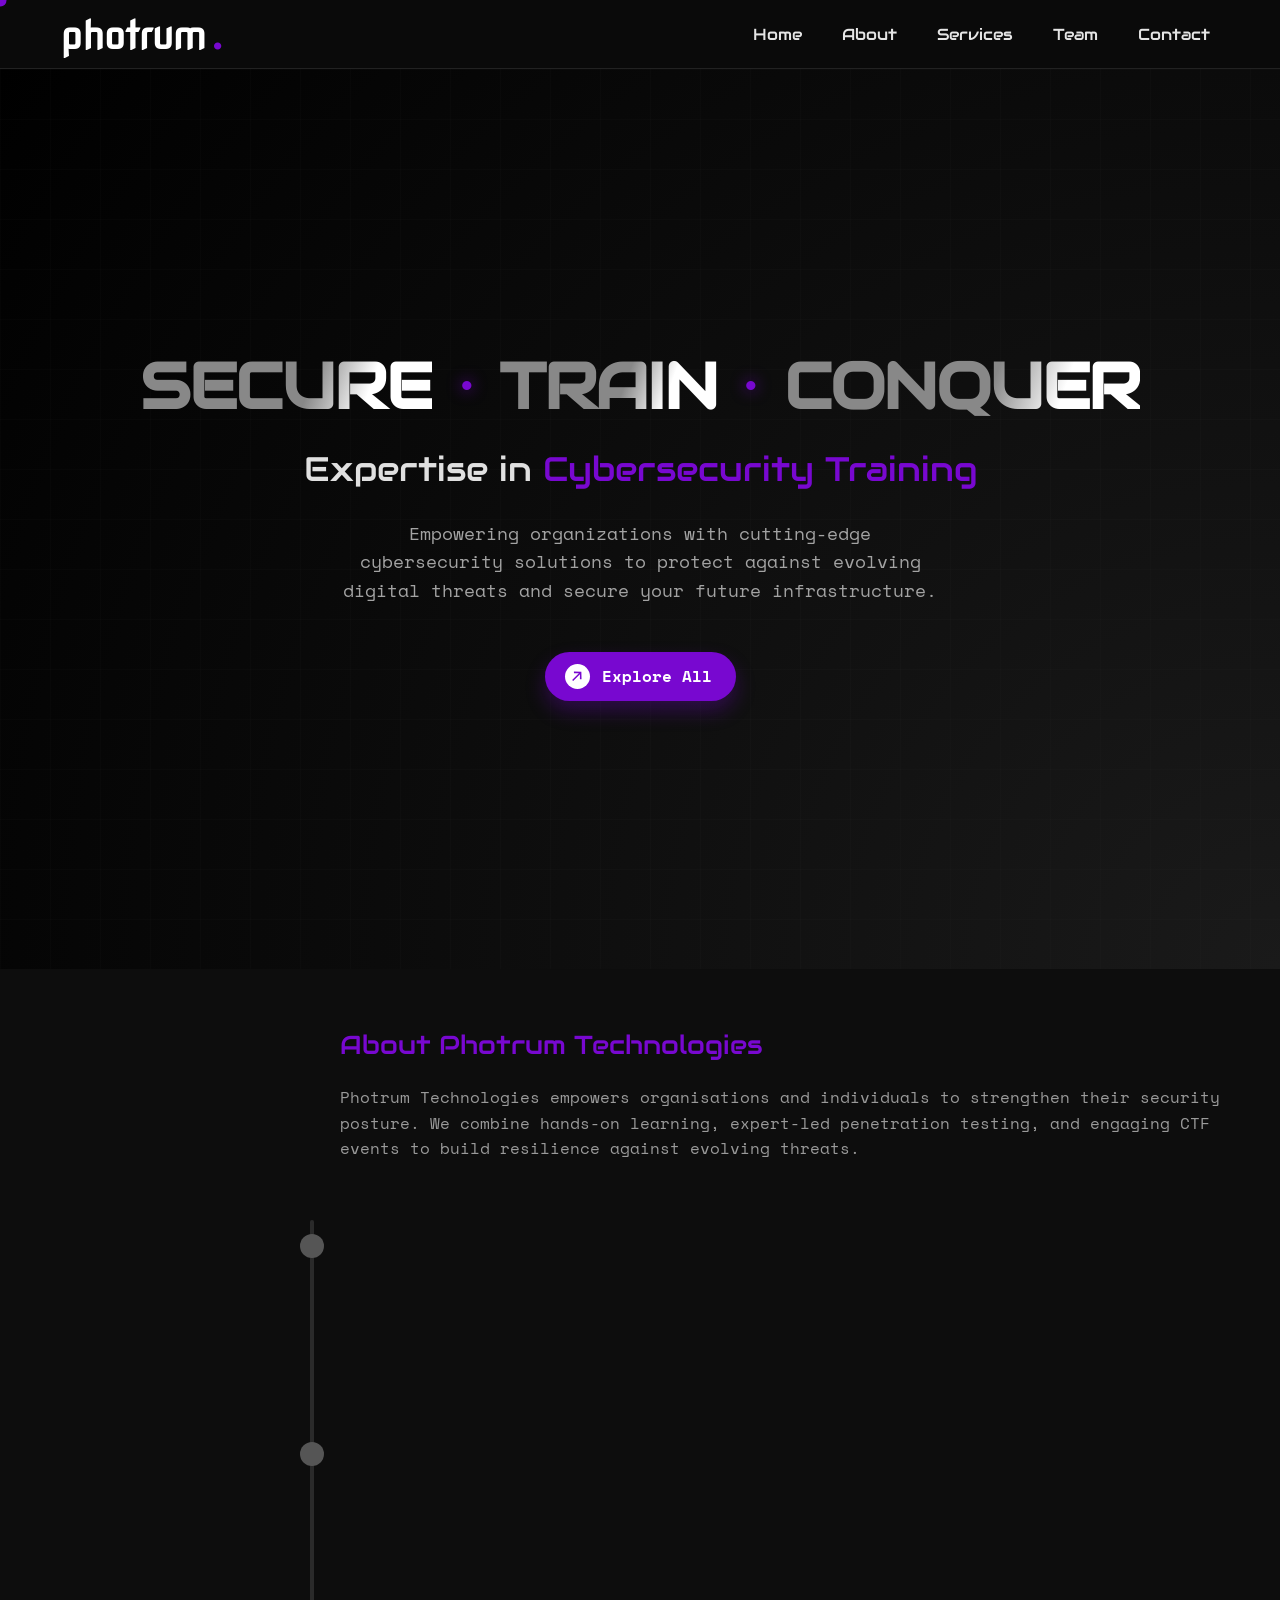
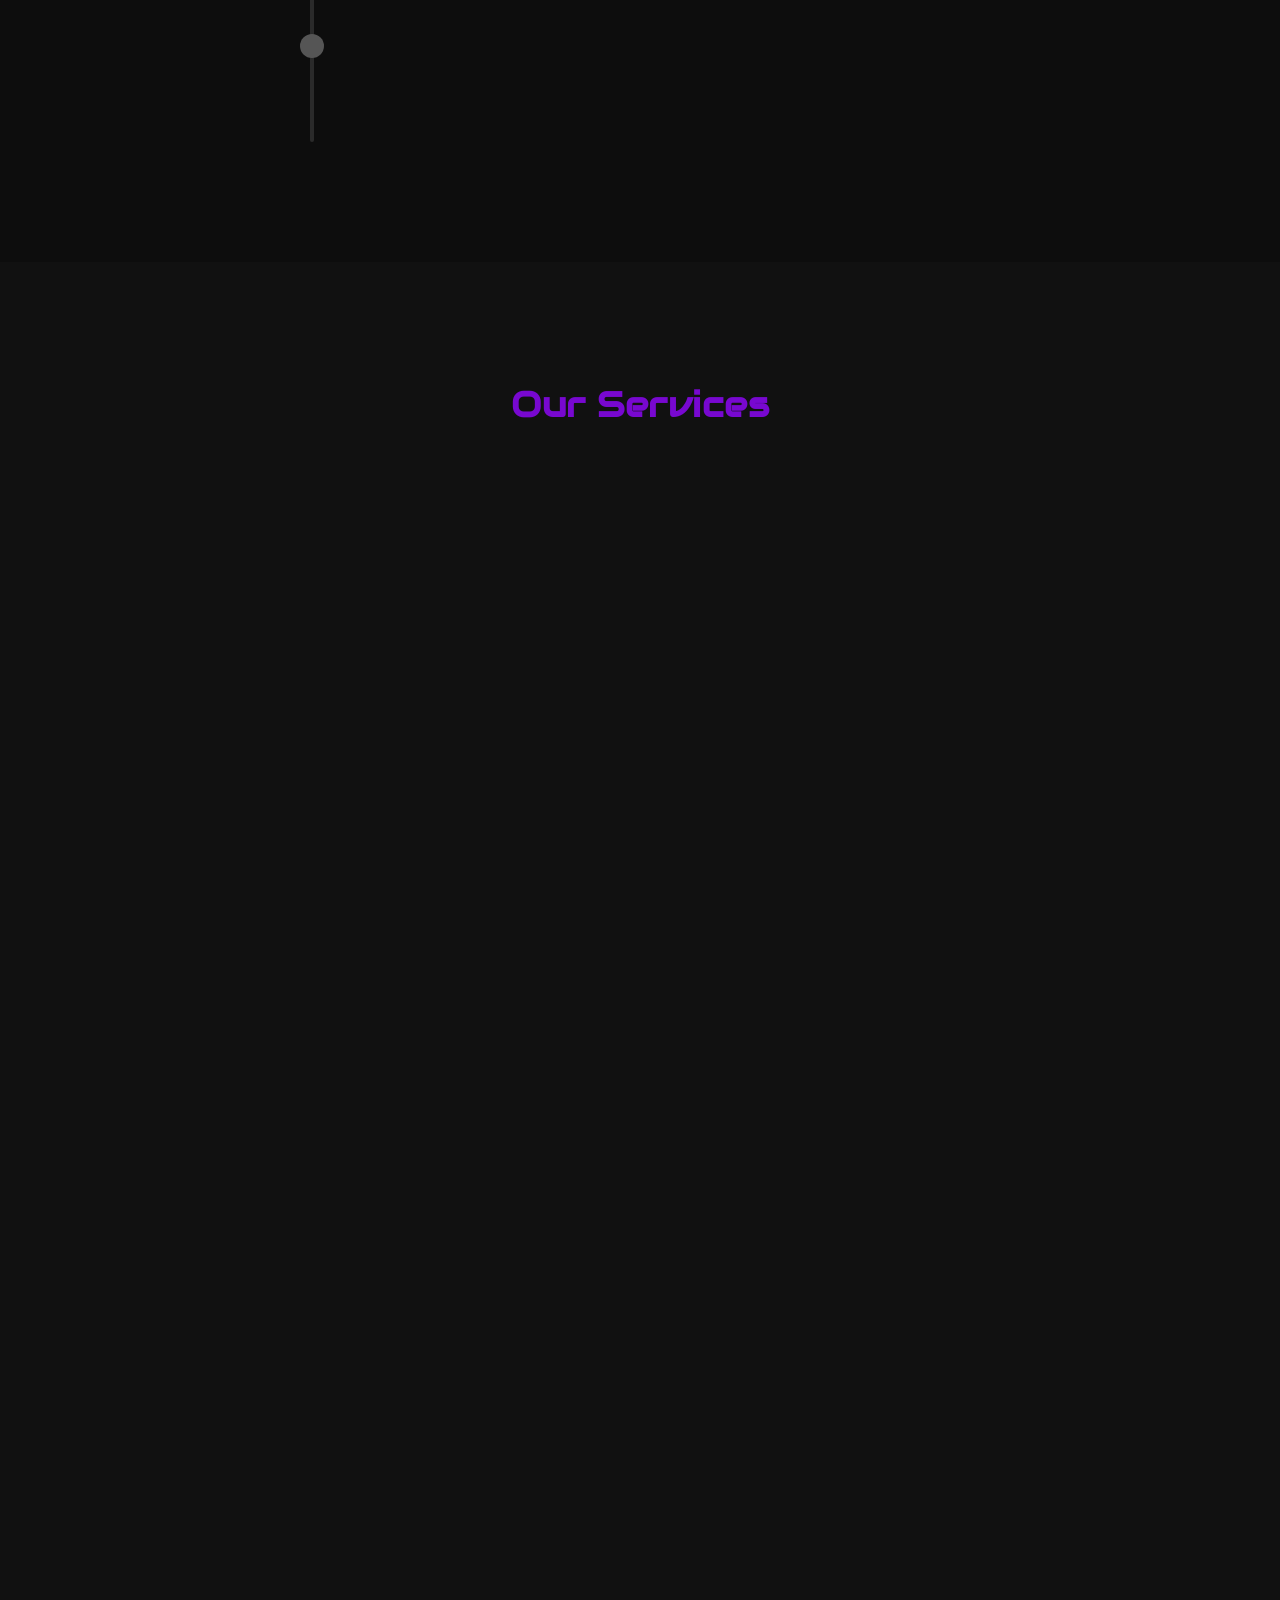
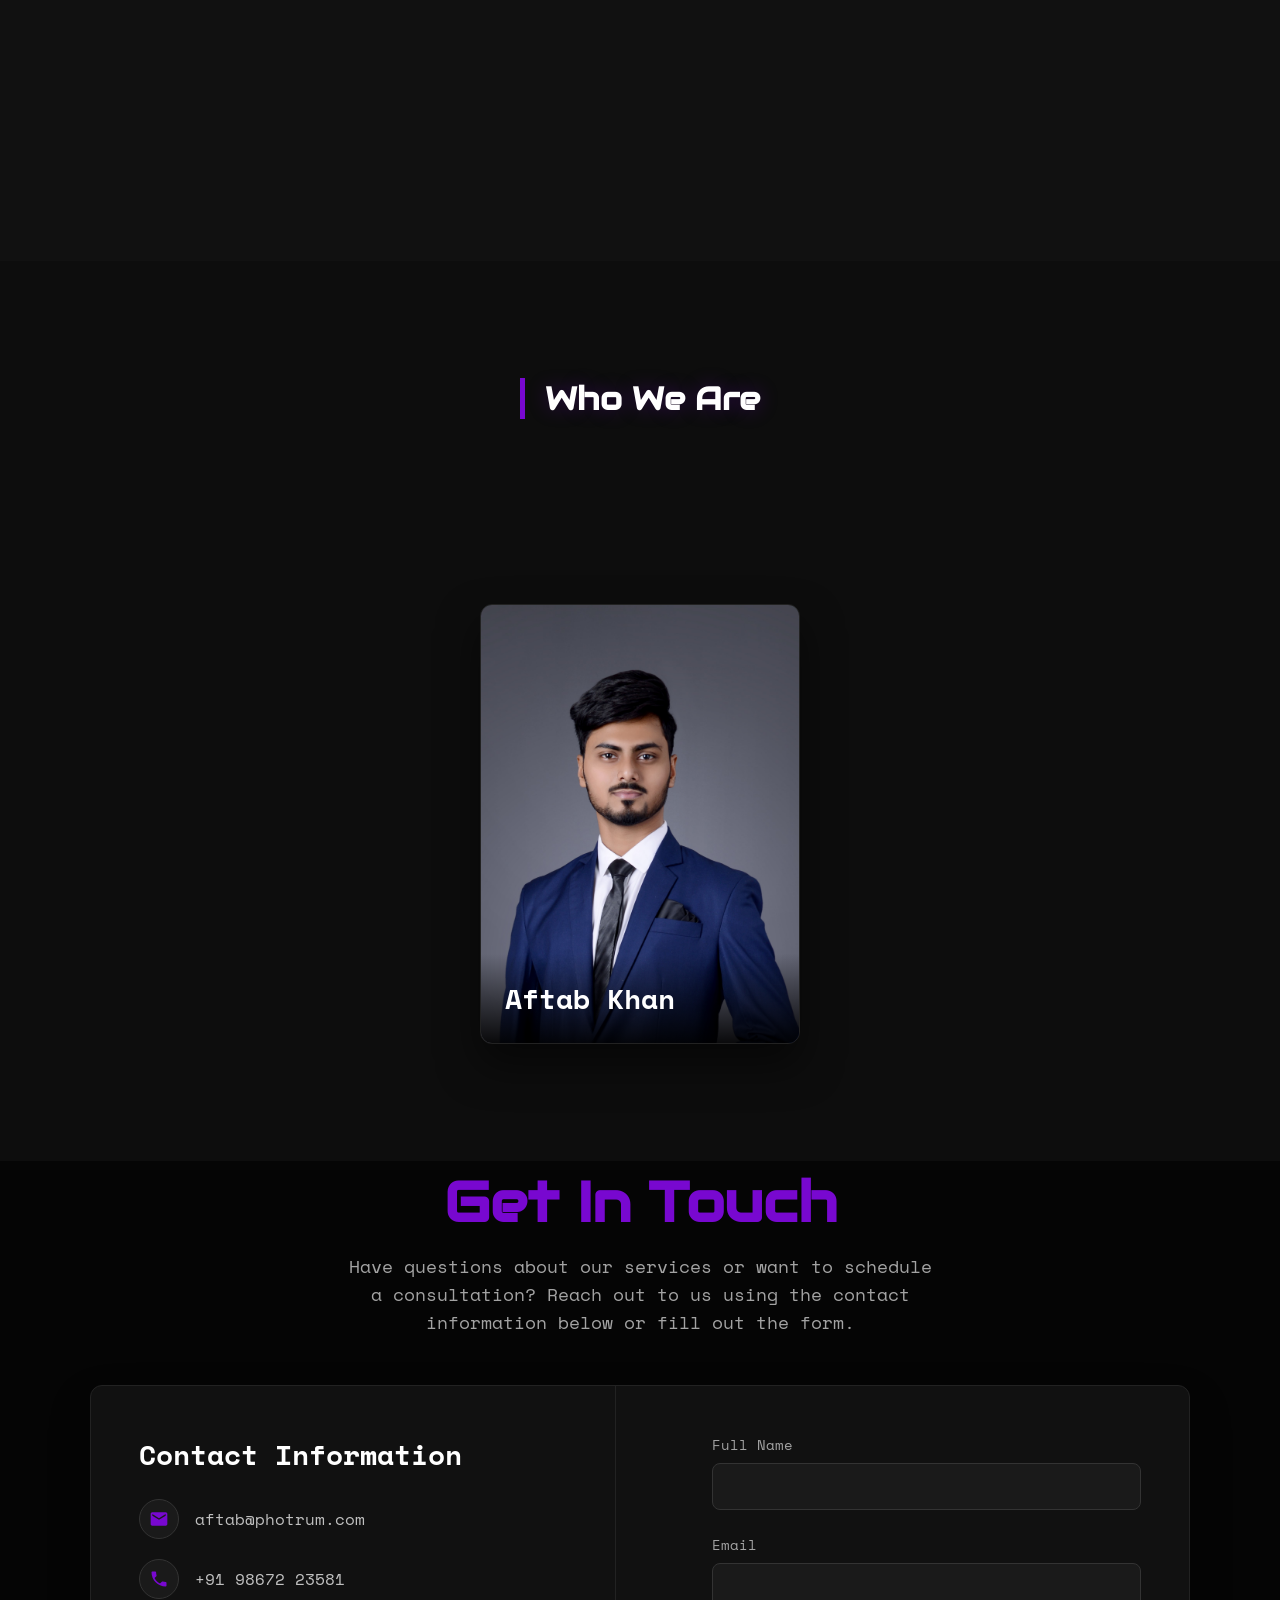
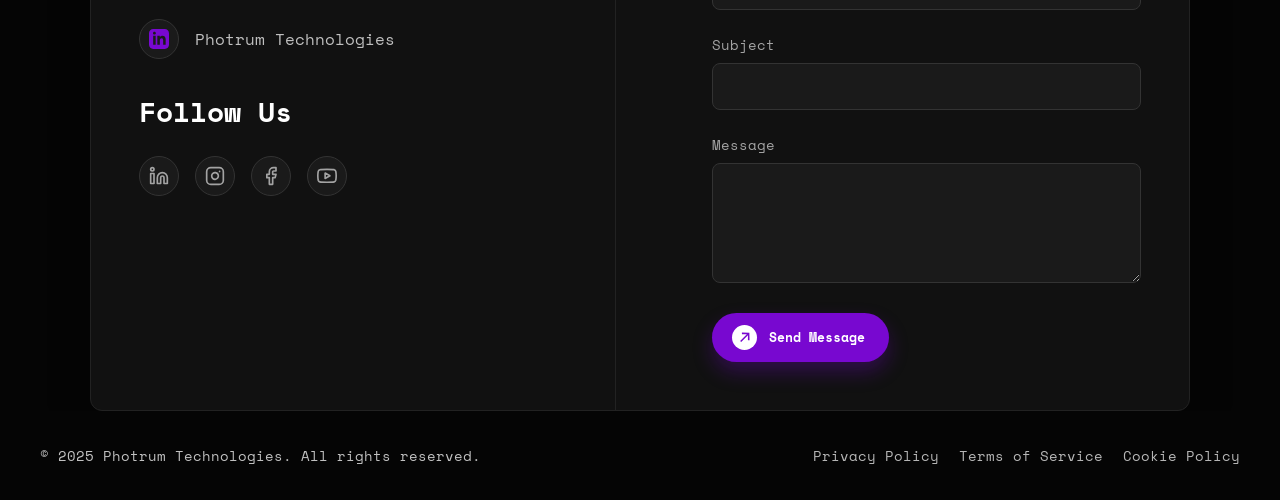
<file: index.html>
<!doctype html>
<html lang="en">
<head>
  <meta charset="utf-8">
  <meta name="viewport" content="width=device-width, initial-scale=1">
  <title>Photrum Technologies | Cybersecurity Training, VAPT & CTF</title>
  <meta name="description" content="Photrum Technologies provides cybersecurity training, VAPT services and Capture the Flag challenges for organisations, colleges and teams.">
  <meta property="og:title" content="Photrum Technologies">
  <meta property="og:description" content="Secure. Train. Conquer. Cybersecurity training, VAPT and CTF events.">
  <meta property="og:type" content="website">
  <meta property="og:image" content="assets/images/logo.png">
  <link rel="icon" href="assets/images/logo.png" type="image/png">
  <link rel="stylesheet" href="assets/css/style.css">
  <link rel="stylesheet" href="assets/css/hero.css">
  <link rel="stylesheet" href="assets/css/about.css">
  <link rel="stylesheet" href="assets/css/service.css">
  <link rel="stylesheet" href="assets/css/ourteam.css">
  <link rel="stylesheet" href="assets/css/footer.css">
  <link rel="stylesheet" href="assets/css/static-fixes.css">
  
</head>
<body>

<header id="navbar" class="site-header">
  <div class="nav-inner">
    <a class="brand" href="index.html">
      <span class="brand-name">photrum<span class="dot">.</span></span>
    </a>

    <button class="nav-toggle" aria-controls="primary-nav" aria-expanded="false" aria-label="Toggle navigation">
      <span class="hamburger"></span>
    </button>

    <nav id="primary-nav" class="primary-nav" aria-label="Primary navigation">
      <div class="mobile-nav-header">
        <span class="brand-name">photrum<span class="dot">.</span></span>
        <button class="close-nav" aria-label="Close menu">✕</button>
      </div>

      <ul>
        <li><a href="index.html">Home</a></li>
        <li><a href="#about">About</a></li>
        <li><a href="#services">Services</a></li>
        <li><a href="#ourteam">Team</a></li>
        <li><a href="#contactus">Contact</a></li>
      </ul>
    </nav>
  </div>

  <script>
    (function () {
      const toggle = document.querySelector('.nav-toggle');
      const nav = document.getElementById('primary-nav');
      const closeBtn = document.querySelector('.close-nav');

      toggle.addEventListener('click', () => {
        nav.classList.add('open');
        document.body.style.overflow = 'hidden';
      });

      closeBtn.addEventListener('click', () => {
        nav.classList.remove('open');
        document.body.style.overflow = '';
      });

      // Close on ESC
      document.addEventListener('keydown', (e) => {
        if (e.key === 'Escape') {
          nav.classList.remove('open');
          document.body.style.overflow = '';
        }
      });
    })();
  </script>

</header>
<main>
  <section id="hero">
    <div class="hero-container">

      <!-- 1. Main Title -->
      <h1>
        <div class="cine-word"><span>Secure</span></div>
        <div class="separator">•</div>
        <div class="cine-word"><span>Train</span></div>
        <div class="separator">•</div>
        <div class="cine-word"><span>Conquer</span></div>
      </h1>

      <!-- 2. Cycling Subtitle -->
      <div class="sub-heading-wrapper">
        Expertise in <div class="cycling-text"></div>
      </div>

      <!-- 3. Description -->
      <p class="hero-description">
        Empowering organizations with cutting-edge cybersecurity solutions
        to protect against evolving digital threats and secure your future infrastructure.
      </p>

      <!-- 4. CTA Button -->
      <div class="button-wrapper">
        <a href="#about" class="button">
          <span class="button__icon-wrapper">
            <svg viewBox="0 0 14 15" fill="none" xmlns="http://www.w3.org/2000/svg" class="button__icon-svg" width="10">
              <path
                d="M13.376 11.552l-.264-10.44-10.44-.24.024 2.28 6.96-.048L.2 12.56l1.488 1.488 9.432-9.432-.048 6.912 2.304.024z"
                fill="currentColor"></path>
            </svg>
            <svg viewBox="0 0 14 15" fill="none" width="10" xmlns="http://www.w3.org/2000/svg"
              class="button__icon-svg button__icon-svg--copy">
              <path
                d="M13.376 11.552l-.264-10.44-10.44-.24.024 2.28 6.96-.048L.2 12.56l1.488 1.488 9.432-9.432-.048 6.912 2.304.024z"
                fill="currentColor"></path>
            </svg>
          </span>
          Explore All
        </a>
      </div>

    </div>
  </section>
  <section id="about">
    <div id="container">
      <h2 class="about-title2 ">About Photrum Technologies</h2>
      <p class="about-lead">Photrum Technologies empowers organisations and individuals to strengthen
        their security posture. We combine hands-on learning, expert-led
        penetration testing, and engaging CTF events to build resilience against
        evolving threats.</p>
      <div class="timeline">

        <!-- Item 1 -->
        <div class="timeline-item">
          <div class="timeline-content">
            <span class="timeline-number">01</span>
            <img src="assets/images/about/expertise.jpg" alt="Team at computers"
              class="timeline-image">
            <div class="text-block">
              <h3>Expertise</h3>
              <p>Industry-leading security professionals with years of experience.</p>
            </div>
          </div>
        </div>

        <!-- Item 2 -->
        <div class="timeline-item">
          <div class="timeline-content">
            <span class="timeline-number">02</span>
            <img src="assets/images/about/innovation.jpg"  alt="Whiteboard session"
              class="timeline-image">
            <div class="text-block">
              <h3>Innovation</h3>
              <p>Cutting-edge tools and methodologies to stay ahead of threats.</p>
            </div>
          </div>
        </div>

        <!-- Item 3 -->
        <div class="timeline-item">
          <div class="timeline-content">
            <span class="timeline-number">03</span>
            <img src="assets/images/about/community.jpg" alt="Code on a screen"
              class="timeline-image">
            <div class="text-block">
              <h3>Community</h3>
              <p>Building a network of security-conscious professionals.</p>
            </div>
          </div>
        </div>

        <!-- Add more .timeline-item blocks here as needed -->

      </div>

    </div>
  </section>
  <section id="services">
    <div id="main-title" class="about-title2">Our Services</div>

    <div id="contentblock">
      <div class="portfolio-layout">

        <!-- Item 1 -->
        <section class="portfolio-item">
          <!-- Added classes: animate-on-scroll + slide-left -->
          <div class="item-text animate-on-scroll slide-left">
            <h2>Training</h2>
            <p>Workshops and Guided Sessions</p>
          </div>
          <!-- Added classes: animate-on-scroll + slide-right -->
          <div class="item-media animate-on-scroll slide-right">
            <img src="assets/images/services/training.png" alt="Training mockup">
          </div>
        </section>

        <!-- Item 2 -->
        <section class="portfolio-item item-reversed">
          <div class="item-text animate-on-scroll slide-right">
            <h2>VAPT</h2>
            <p>Vulnerability Assessment and Penetration Testing</p>
          </div>
          <div class="item-media animate-on-scroll slide-left">
            <img src="assets/images/services/vapt.png" alt="VAPT mockup">
          </div>
        </section>

        <!-- Item 3 -->
        <section class="portfolio-item">
          <div class="item-text animate-on-scroll slide-up">
            <h2>CTF</h2>
            <p>Capture the Flag Challenges</p>
          </div>
          <div class="item-media animate-on-scroll slide-up">
            <img src="assets/images/services/ctf.png" alt="CTF mockup">
          </div>
        </section>

      </div>

      <script>
        // 1. Create the observer
        const observer = new IntersectionObserver((entries) => {
          entries.forEach(entry => {
            // If the element is visible
            if (entry.isIntersecting) {
              // Add the class that shows it
              entry.target.classList.add('is-visible');
            } else {
              // Optional: Remove this else block if you want items to stay visible once scrolled
              entry.target.classList.remove('is-visible');
            }
          });
        }, {
          threshold: 0.1 // Trigger when 10% of the item is visible
        });

        // 2. Tell observer to watch all elements with our animation class
        document.querySelectorAll('.animate-on-scroll').forEach((element) => {
          observer.observe(element);
        });
      </script>
      
      <!-- Training -->
      <!-- <div class="container">

        <div class="scene scene-1">
          <div class="icon"><img src="assets/images/services/training.jpg" alt="Training"
              width="200"></div>
          <h1>Training</h1>
        </div>

        <div class="scene scene-2">
          <h1>Services</h1>
          <ul>
            <li>✔ Hands-on Workshops</li>
            <li>✔ Certification Prep</li>
            <li>✔ Custom Training Programs</li>
          </ul>
        </div>

        <div class="scene scene-3">
          <h1>Workshops</h1>
          <p>Workshops and guided sessions to build practical security skills. Learn from industry experts in hands-on
            environments.</p>
        </div>

        <div class="scene scene-4">
          <div class="logo"><img src="assets/images/services/training.jpg" alt="Training"
              width="200"></div>
        </div>
      </div> -->
      <!-- VAPT -->
      <!-- <div class="container">

        <div class="scene scene-1">
          <div class="icon"><img src="assets/images/services/vapt.jpg" alt="VAPT"
              width="200"></div>
          <h1>VAPT</h1>
        </div>

        <div class="scene scene-2">
          <h1>Services</h1>
          <ul>
            <li>✔ Web Application Testing</li>
            <li>✔ Network Security Assessment</li>
            <li>✔ Detailed Reporting & Remediation</li>
          </ul>
        </div>

        <div class="scene scene-3">
          <h1>Vulnerability Assessment</h1>
          <p>Professional vulnerability assessment and penetration testing services to identify and mitigate security
            risks.</p>
        </div>

        <div class="scene scene-4">
          <div class="logo"><img src="assets/images/services/vapt.jpg" alt="VAPT"
              width="200"></div>
        </div>
      </div> -->
      <!-- CTF -->
      <!-- <div class="container">

        <div class="scene scene-1">
          <div class="icon"><img src="assets/images/services/ctf.jpg" alt="CTF"
              width="200"></div>
          <h1>CTF</h1>
        </div>

        <div class="scene scene-2">
          <h1>Services</h1>
          <ul>
            <li>✔ Custom Challenge Design</li>
            <li>✔ Team Building Events</li>
            <li>✔ Skill Assessment & Development</li>
          </ul>
        </div>

        <div class="scene scene-3">
          <h1>Capture the Flag</h1>
          <p>Custom Capture the Flag challenges for teams and learners to test and enhance security skills in a
            competitive environment.</p>
        </div>

        <div class="scene scene-4">
          <div class="logo"><img src="assets/images/services/ctf.jpg" alt="CTF"
              width="200"></div>
        </div>
      </div> -->
    </div>
    <!-- <div id="list-title">
      <h2>Training</h2>
      <h2>VAPT</h2>
      <h2>CTF</h2>
    </div> -->
   
  </section>
  <section id="lastestpost">

  </section>
  <section id="ourteam">

    <h2 class="about-title heading-bar">Who We Are</h2>

    <div class="team-container">

      <!-- Card 1: Owner -->
      <div class="profile-card">
        <!-- Photo -->
        <img src="assets/images/Aftab.JPG" alt="Profile photo of the owner"
          class="profile-image">
        <!-- Name (Visible by default) -->
        <h3 class="profile-name">Aftab Khan</h3>

        <!-- Info (Hidden by default) -->
        <div class="profile-info">
          <h4 class="profile-title">Founder & CEO</h4>
          <p class="profile-bio">
            Cybersecurity expert with 4 years of experience in penetration testing and security training.
          </p>
          <div class="profile-socials">
            <a href="https://www.linkedin.com/in/aftabkhan89/" target="_blank" aria-label="LinkedIn">
              <svg fill="currentColor" viewBox="0 0 24 24">
                <path
                  d="M19 0h-14c-2.761 0-5 2.239-5 5v14c0 2.761 2.239 5 5 5h14c2.762 0 5-2.239 5-5v-14c0-2.761-2.238-5-5-5zm-11 19h-3v-11h3v11zm-1.5-12.268c-.966 0-1.75-.79-1.75-1.764s.784-1.764 1.75-1.764 1.75.79 1.75 1.764-.783 1.764-1.75 1.764zm13.5 12.268h-3v-5.604c0-3.368-4-3.113-4 0v5.604h-3v-11h3v1.765c1.396-2.586 7-2.777 7 2.476v6.759z" />
              </svg>
            </a>
            <a href="https://www.instagram.com/aftabbb.khan/?igsh=ZnB6ODZmdTFobzV1#" target="_blank"
              aria-label="Instagram">
              <svg fill="currentColor" viewBox="0 0 24 24">
                <path
                  d="M12 2.163c3.204 0 3.584.012 4.85.07 3.252.148 4.771 1.691 4.919 4.919.058 1.265.069 1.645.069 4.849 0 3.205-.012 3.584-.069 4.849-.149 3.225-1.664 4.771-4.919 4.919-1.266.058-1.644.07-4.85.07-3.204 0-3.584-.012-4.849-.07-3.26-.149-4.771-1.699-4.919-4.92-.058-1.265-.07-1.644-.07-4.849 0-3.204.013-3.583.07-4.849.149-3.227 1.664-4.771 4.919-4.919 1.266-.057 1.645-.069 4.849-.069zm0-2.163c-3.259 0-3.667.014-4.947.072-4.358.2-6.78 2.618-6.98 6.98-.059 1.281-.073 1.689-.073 4.948 0 3.259.014 3.668.072 4.948.2 4.358 2.618 6.78 6.98 6.98 1.281.058 1.689.072 4.948.072 3.259 0 3.668-.014 4.948-.072 4.354-.2 6.782-2.618 6.979-6.98.059-1.28.073-1.689.073-4.948 0-3.259-.014-3.667-.072-4.947-.196-4.354-2.617-6.78-6.979-6.98-1.281-.059-1.69-.073-4.949-.073zm0 5.838c-3.403 0-6.162 2.759-6.162 6.162s2.759 6.163 6.162 6.163 6.162-2.759 6.162-6.163c0-3.403-2.759-6.162-6.162-6.162zm0 10.162c-2.209 0-4-1.79-4-4 0-2.209 1.791-4 4-4s4 1.791 4 4c0 2.21-1.791 4-4 4zm6.406-11.845c-.796 0-1.441.645-1.441 1.44s.645 1.44 1.441 1.44c.795 0 1.439-.645 1.439-1.44s-.644-1.44-1.439-1.44z" />
              </svg>
            </a>
          </div>
        </div>
      </div>
    </div>
  </section>
</main>
<footer>
<!-- <svg class="separator" width="100%" height="120" viewBox="0.1 0.1 180 40" preserveAspectRatio="none">
            <g transform="translate(-18.298844,-77.973964)">
                <path style="fill:#7808d0;" d="M 31.615583,86.351641 H 192.16499 v 26.901969 c 0,0 -32.03411,-14.237983 -59.62682,-12.72484 -22.34188,1.2252 -54.779359,9.72634 -54.779359,9.72634 0,0 -22.029534,3.62882 -34.471238,-1.88988 -12.441702,-5.51871 -11.67199,-22.013589 -11.67199,-22.013589 z" />
                <path style="fill:#0d0d0d;" d="M 18.441597,78.106256 H 198.58126 v 39.288614 c 0,0 -43.10672,-27.825245 -73.47599,-19.687823 -30.369264,8.137423 -46.832208,12.548653 -46.832208,12.548653 0,0 -32.775418,8.05972 -46.735258,0 C 17.577964,102.19598 18.441597,78.106256 18.441597,78.106256 Z" />
            </g>
        </svg> -->
  <section id="contactus" class="contact-section">

    <header class="section-header">
      <!-- <span class="title">Contact Us</span> -->
      <h2 class="about-title">Get In Touch</h2>
      <p class="short-des">
        Have questions about our services or want to schedule a consultation?
        Reach out to us using the contact information below or fill out the form.
      </p>
    </header>

    <div class="contact-wrapper">

      <!-- Column 1: Contact Info -->
      <div class="contact-info">
        <h3>Contact Information</h3>

        <ul class="contact-list">
          <li>
            <div class="contact-icon">
              <svg fill="currentColor" viewBox="0 0 24 24">
                <path
                  d="M20 4H4c-1.1 0-1.99.9-1.99 2L2 18c0 1.1.9 2 2 2h16c1.1 0 2-.9 2-2V6c0-1.1-.9-2-2-2zm0 4l-8 5-8-5V6l8 5 8-5v2z" />
              </svg>
            </div>
            <a href="mailto:aftab@photrum.com">aftab@photrum.com</a>
          </li>
          <li>
            <div class="contact-icon">
              <svg fill="currentColor" viewBox="0 0 24 24">
                <path
                  d="M6.62 10.79c1.44 2.83 3.76 5.14 6.59 6.59l2.2-2.2c.27-.27.67-.36 1.02-.24 1.12.37 2.33.57 3.57.57.55 0 1 .45 1 1V20c0 .55-.45 1-1 1-9.39 0-17-7.61-17-17 0-.55.45-1 1-1h3.5c.55 0 1 .45 1 1 0 1.24.2 2.45.57 3.57.11.35.03.74-.24 1.02l-2.2 2.2z" />
              </svg>
            </div>
            <div>
              +91 98672 23581
            </div>
          </li>
          <li>
            <div class="contact-icon">
              <svg fill="currentColor" viewBox="0 0 24 24">
                <path
                  d="M19 0h-14c-2.761 0-5 2.239-5 5v14c0 2.761 2.239 5 5 5h14c2.762 0 5-2.239 5-5v-14c0-2.761-2.238-5-5-5zm-11 19h-3v-11h3v11zm-1.5-12.268c-.966 0-1.75-.79-1.75-1.764s.784-1.764 1.75-1.764 1.75.79 1.75 1.764-.783 1.764-1.75 1.764zm13.5 12.268h-3v-5.604c0-3.368-4-3.113-4 0v5.604h-3v-11h3v1.765c1.396-2.586 7-2.777 7 2.476v6.759z" />
              </svg>
            </div>
            <a href="https://www.linkedin.com/company/photrum/" target="_blank">Photrum Technologies</a>
          </li>
        </ul>

        <h3>Follow Us</h3>
        <div class="social-links">
          <a href="https://www.linkedin.com/company/photrum/" target="_blank" aria-label="LinkedIn">
            <svg fill="none" stroke="currentColor" stroke-linecap="round" stroke-linejoin="round" stroke-width="2"
              viewBox="0 0 24 24">
              <path d="M16 8a6 6 0 0 1 6 6v7h-4v-7a2 2 0 0 0-2-2 2 2 0 0 0-2 2v7h-4v-7a6 6 0 0 1 6-6zM2 9h4v12H2z">
              </path>
              <circle cx="4" cy="4" r="2"></circle>
            </svg>
          </a>
          <a href="https://www.instagram.com/photrumtech/#" target="_blank" aria-label="Instagram">
            <svg fill="none" stroke="currentColor" stroke-linecap="round" stroke-linejoin="round" stroke-width="2"
              viewBox="0 0 24 24">
              <rect x="2" y="2" width="20" height="20" rx="5" ry="5"></rect>
              <path d="M16 11.37A4 4 0 1 1 12.63 8 4 4 0 0 1 16 11.37z"></path>
              <line x1="17.5" y1="6.5" x2="17.51" y2="6.5"></line>
            </svg>
          </a>
          <a href="https://www.facebook.com/photrumtech" target="_blank" aria-label="Facebook">
            <svg fill="none" stroke="currentColor" stroke-linecap="round" stroke-linejoin="round" stroke-width="2"
              viewBox="0 0 24 24">
              <path d="M18 2h-3a5 5 0 0 0-5 5v3H7v4h3v8h4v-8h3l1-4h-4V7a1 1 0 0 1 1-1h3z"></path>
            </svg>
          </a>
          <a href="https://www.youtube.com/@Photrum" target="_blank" aria-label="YouTube">
            <svg fill="none" stroke="currentColor" stroke-linecap="round" stroke-linejoin="round" stroke-width="2"
              viewBox="0 0 24 24">
              <path
                d="M22.54 6.42a2.78 2.78 0 0 0-1.94-2C18.88 4 12 4 12 4s-6.88 0-8.6.46a2.78 2.78 0 0 0-1.94 2A29 29 0 0 0 1 11.75a29 29 0 0 0 .46 5.33A2.78 2.78 0 0 0 3.4 19c1.72.46 8.6.46 8.6.46s6.88 0 8.6-.46a2.78 2.78 0 0 0 1.94-2A29 29 0 0 0 23 11.75a29 29 0 0 0-.46-5.33z">
              </path>
              <polygon points="9.75 15.02 15.5 11.75 9.75 8.48 9.75 15.02"></polygon>
            </svg>
          </a>
        </div>
      </div>

      <!-- Column 2: Contact Form -->
      <div class="contact-form">
        <form id="contact-form" action="mailto:aftab@photrum.com" method="post" enctype="text/plain">
          <div class="form-group">
            <label for="name">Full Name</label>
            <input type="text" id="name" name="name" class="form-input" required>
          </div>
          <div class="form-group">
            <label for="email">Email</label>
            <input type="email" id="email" name="email" class="form-input" required>
          </div>
          <div class="form-group">
            <label for="subject">Subject</label>
            <input type="text" id="subject" name="subject" class="form-input" required>
          </div>
          <div class="form-group">
            <label for="message">Message</label>
            <textarea id="message" name="message" class="form-textarea" required></textarea>
          </div>
          <button type="submit" class="button">
            <span class="button__icon-wrapper">
              <svg viewBox="0 0 14 15" fill="none" xmlns="http://www.w3.org/2000/svg" class="button__icon-svg"
                width="10">
                <path
                  d="M13.376 11.552l-.264-10.44-10.44-.24.024 2.28 6.96-.048L.2 12.56l1.488 1.488 9.432-9.432-.048 6.912 2.304.024z"
                  fill="currentColor"></path>
              </svg>
              <svg viewBox="0 0 14 15" fill="none" width="10" xmlns="http://www.w3.org/2000/svg"
                class="button__icon-svg button__icon-svg--copy">
                <path
                  d="M13.376 11.552l-.264-10.44-10.44-.24.024 2.28 6.96-.048L.2 12.56l1.488 1.488 9.432-9.432-.048 6.912 2.304.024z"
                  fill="currentColor"></path>
              </svg>
            </span>
            Send Message
          </button>
        </form>
      </div>

    </div>
  </section>
  <section id="main-footer">
    <div class="footer-inner">
      <p class="footer-copy">© 2025 Photrum Technologies. All rights reserved.</p>
      <nav class="footer-links" aria-label="Legal">
        <a href="privacy.html" target="_blank">Privacy Policy</a>
        <a href="terms.html" target="_blank">Terms of Service</a>
        <a href="cookie.html" target="_blank">Cookie Policy</a>
      </nav>
    </div>
  </section>
</footer>


    
<svg class="curzr" hidden>
  <filter id="motionblur" x="-100%" y="-100%" width="400%" height="400%">
    <feGaussianBlur class="curzr-motion-blur" stdDeviation="0, 0"/>
  </filter>
  <circle cx="50%" cy="50%" r="6" fill="#7808d0" filter="url(#motionblur)" />
</svg>
<script>
    
class MotionBlur {
  constructor() {
    this.root = document.body
    this.cursor = document.querySelector(".curzr")
    this.filter = document.querySelector(".curzr-motion-blur")

    this.position = {
      distanceX: 0, 
      distanceY: 0,
      pointerX: 0,
      pointerY: 0,
    },
    this.previousPointerX = 0
    this.previousPointerY = 0
    this.angle = 0
    this.previousAngle = 0
    this.angleDisplace = 0
    this.degrees = 57.296
    this.cursorSize = 25
    this.moving = false

    this.cursorStyle = {
      boxSizing: 'border-box',
      position: 'fixed',
      top: `${ this.cursorSize / -2 }px`,
      left: `${ this.cursorSize / -2 }px`,
      zIndex: '2147483647',
      width: `${ this.cursorSize }px`,
      height: `${ this.cursorSize }px`,
      borderRadius: '50%',
      overflow: 'visible',
      transition: '200ms, transform 10ms',
      userSelect: 'none',
      pointerEvents: 'none'
    }

    this.init(this.cursor, this.cursorStyle)
  }

  init(el, style) {
    Object.assign(el.style, style)
    this.cursor.removeAttribute("hidden")
    
  }

  move(event) {
    this.previousPointerX = this.position.pointerX
    this.previousPointerY = this.position.pointerY
    this.position.pointerX = event.pageX + this.root.getBoundingClientRect().x
    this.position.pointerY = event.pageY + this.root.getBoundingClientRect().y
    this.position.distanceX = Math.min(Math.max(this.previousPointerX - this.position.pointerX, -20), 20)
    this.position.distanceY = Math.min(Math.max(this.previousPointerY - this.position.pointerY, -20), 20)

    this.cursor.style.transform = `translate3d(${this.position.pointerX}px, ${this.position.pointerY}px, 0)`
    this.rotate(this.position)
    this.moving ? this.stop() : this.moving = true
  }

  rotate(position) {
    let unsortedAngle = Math.atan(Math.abs(position.distanceY) / Math.abs(position.distanceX)) * this.degrees
    
    if (isNaN(unsortedAngle)) {
      this.angle = this.previousAngle
    } else {
      if (unsortedAngle <= 45) {
        if (position.distanceX * position.distanceY >= 0) {
          this.angle = +unsortedAngle
        } else {
          this.angle = -unsortedAngle
        }
        this.filter.setAttribute('stdDeviation', `${Math.abs(this.position.distanceX / 2)}, 0`)
      } else {
        if (position.distanceX * position.distanceY <= 0) {
          this.angle = 180 - unsortedAngle
        } else {
          this.angle = unsortedAngle
        }
        this.filter.setAttribute('stdDeviation', `${Math.abs(this.position.distanceY / 2)}, 0`)
      }
    }
    this.cursor.style.transform += ` rotate(${this.angle}deg)`
    this.previousAngle = this.angle
  }

  stop() {
    setTimeout(() => {
      this.filter.setAttribute('stdDeviation', '0, 0')
      this.moving = false
    }, 50)
  }

  remove() {
    this.cursor.remove()
  }
}

(() => {
  const cursor = new MotionBlur()
  if(!/Android|webOS|iPhone|iPad|iPod|BlackBerry|IEMobile|Opera Mini/i.test(navigator.userAgent)) {
    document.onmousemove = function (event) {
      cursor.move(event)
    }
  } else {
    cursor.remove()
  }
})()
</script>
<script src="assets/js/static.js"></script>

</body>
</html>
</file>
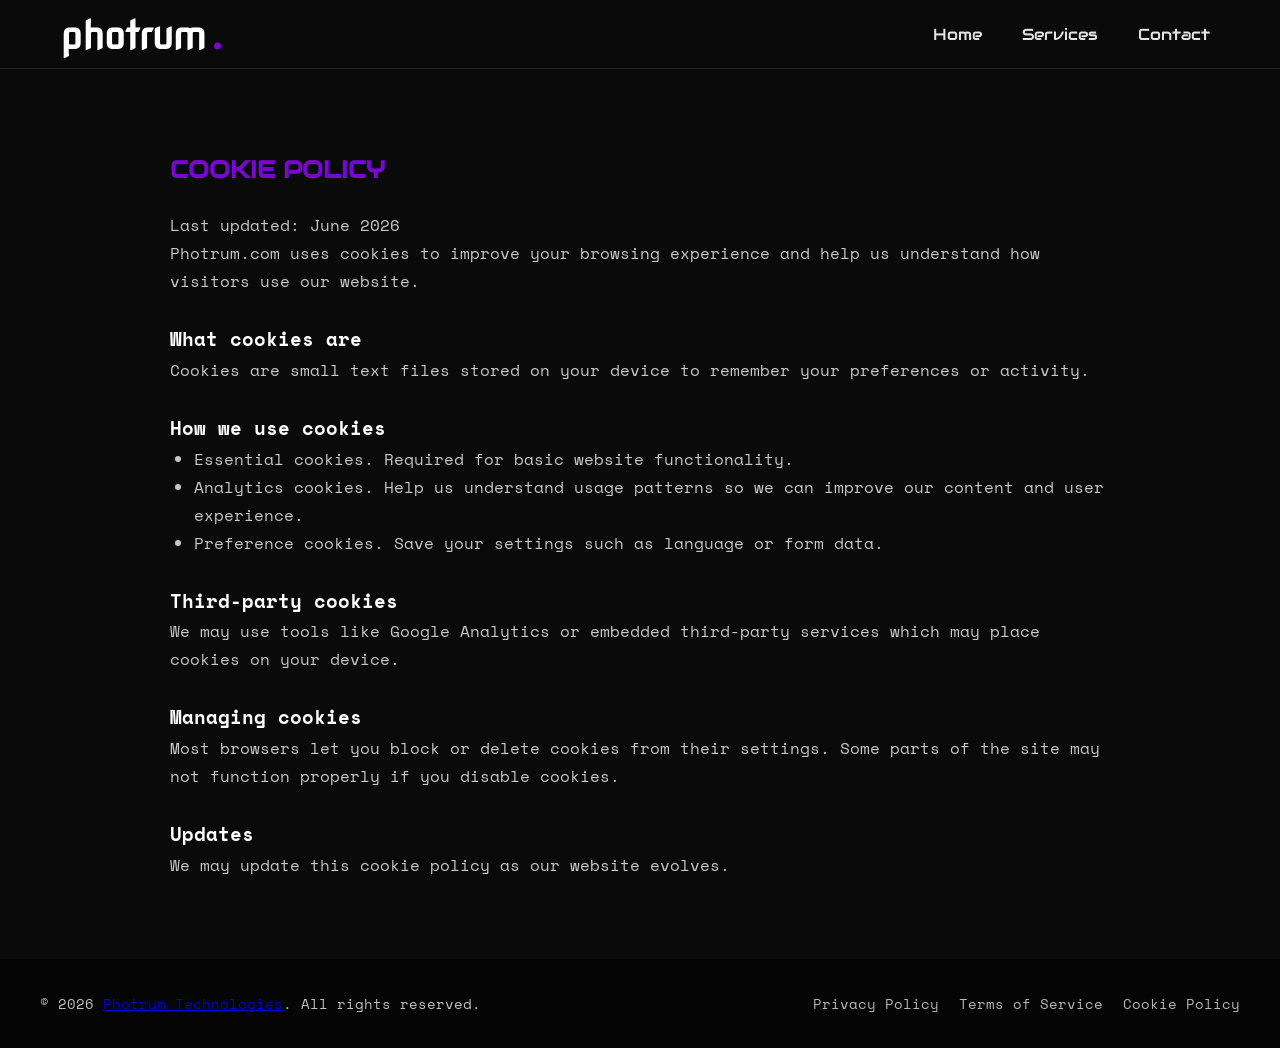
<file: cookie.html>
<!doctype html>
<html lang="en">
<head>
  <meta charset="utf-8">
  <meta name="viewport" content="width=device-width, initial-scale=1">
  <title>Photrum Technologies - Cookie Policy</title>
  <link rel="icon" href="assets/images/logo.png" type="image/png">
  <link rel="stylesheet" href="assets/css/style.css">
  <link rel="stylesheet" href="assets/css/static-fixes.css">
</head>
<body>
<header id="navbar" class="site-header"><div class="nav-inner"><a class="brand" href="index.html"><span class="brand-name">photrum<span class="dot">.</span></span></a><nav class="primary-nav"><ul><li><a href="index.html">Home</a></li><li><a href="index.html#services">Services</a></li><li><a href="index.html#contactus">Contact</a></li></ul></nav></div></header>
<main class="legal-page"><div class="blankcontainer"><h2>COOKIE POLICY</h2>
<p>Last updated: June 2026</p>

<p>Photrum.com uses cookies to improve your browsing experience and help us understand how visitors use our website.</p>

<h3 class="ulheading">What cookies are</h3>
<p>Cookies are small text files stored on your device to remember your preferences or activity.</p>

<h3 class="ulheading">How we use cookies</h3>
<ul>
<li>Essential cookies. Required for basic website functionality.</li>
<li>Analytics cookies. Help us understand usage patterns so we can improve our content and user experience.</li>
<li>Preference cookies. Save your settings such as language or form data.</li>
</ul>

<h3 class="ulheading">Third-party cookies</h3>
<p>We may use tools like Google Analytics or embedded third-party services which may place cookies on your device.</p>

<h3 class="ulheading">Managing cookies</h3>
<p>Most browsers let you block or delete cookies from their settings. Some parts of the site may not function properly if you disable cookies.</p>

<h3 class="ulheading">Updates</h3>
<p>We may update this cookie policy as our website evolves.</p></div></main>
<section id="main-footer"><div class="footer-inner"><p class="footer-copy">© 2026 <a href="index.html">Photrum Technologies</a>. All rights reserved.</p><nav class="footer-links" aria-label="Legal"><a href="privacy.html">Privacy Policy</a><a href="terms.html">Terms of Service</a><a href="cookie.html">Cookie Policy</a></nav></div></section>
</body></html>
</file>
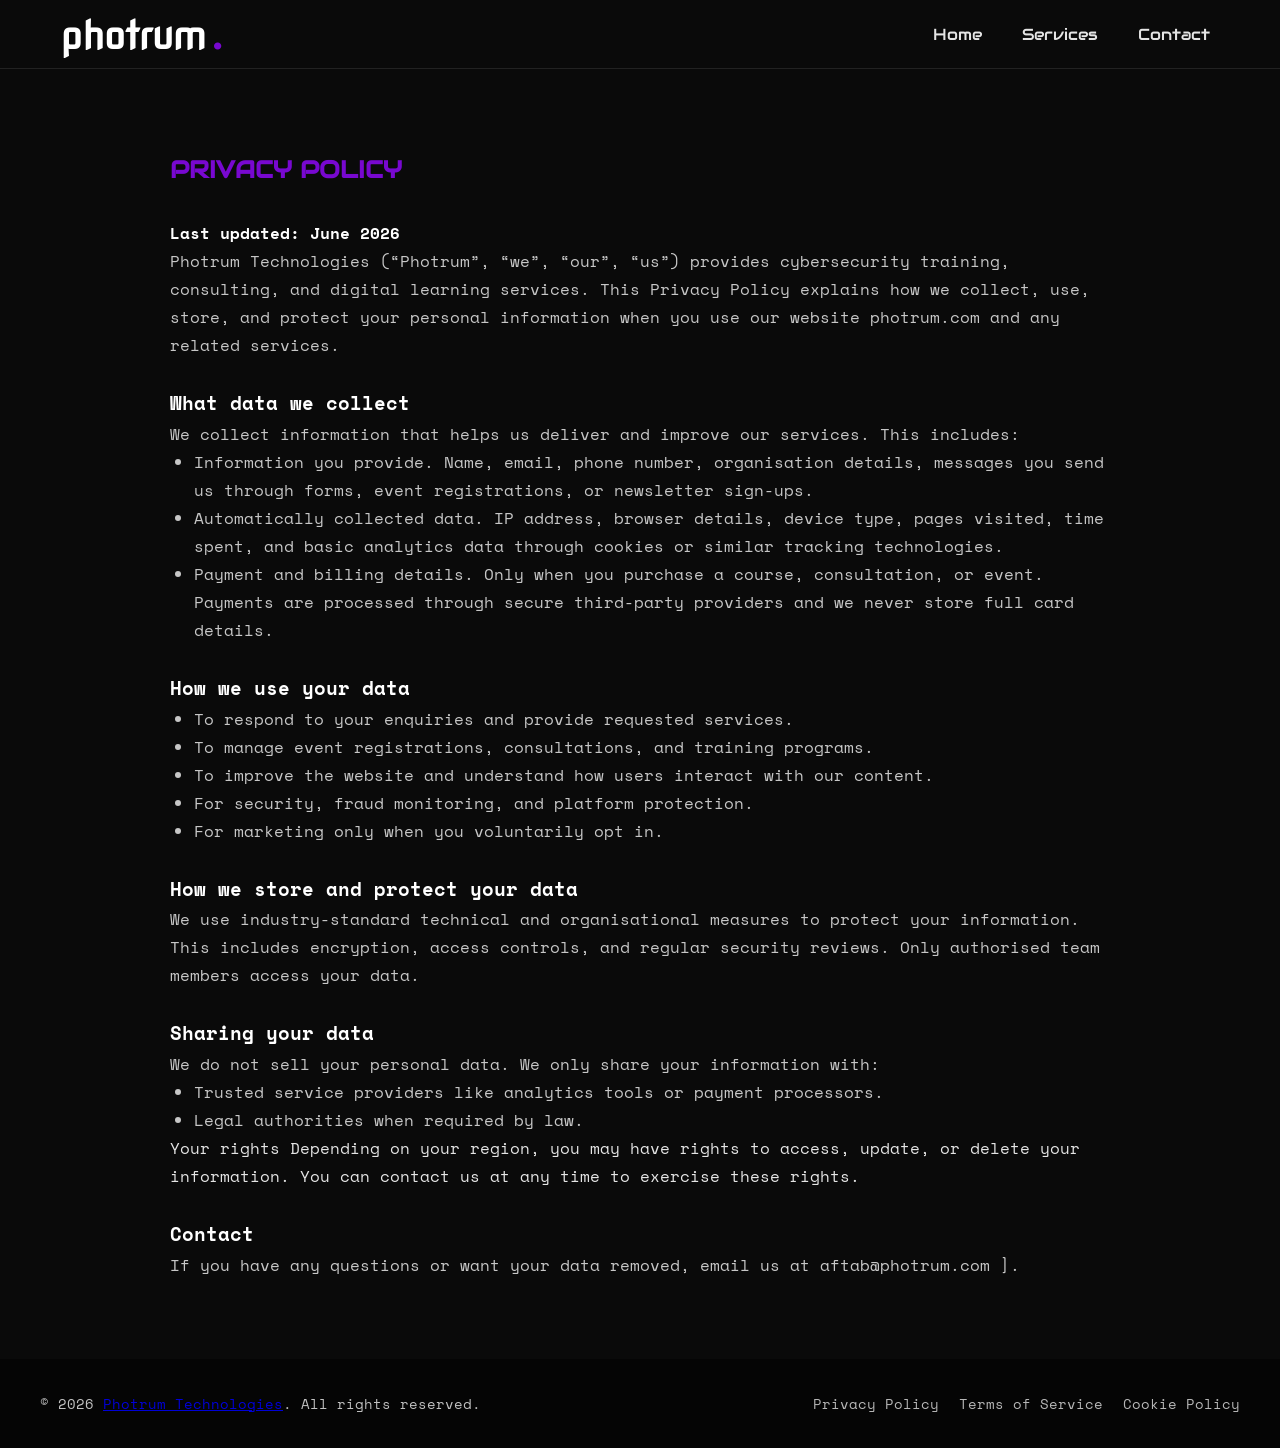
<file: privacy.html>
<!doctype html>
<html lang="en">
<head>
  <meta charset="utf-8">
  <meta name="viewport" content="width=device-width, initial-scale=1">
  <title>Photrum Technologies - Privacy Policy</title>
  <link rel="icon" href="assets/images/logo.png" type="image/png">
  <link rel="stylesheet" href="assets/css/style.css">
  <link rel="stylesheet" href="assets/css/static-fixes.css">
</head>
<body>
<header id="navbar" class="site-header"><div class="nav-inner"><a class="brand" href="index.html"><span class="brand-name">photrum<span class="dot">.</span></span></a><nav class="primary-nav"><ul><li><a href="index.html">Home</a></li><li><a href="index.html#services">Services</a></li><li><a href="index.html#contactus">Contact</a></li></ul></nav></div></header>
<main class="legal-page"><div class="blankcontainer"><h2>PRIVACY POLICY</h2>
<h4>Last updated: June 2026</h4>

<p>Photrum Technologies (“Photrum”, “we”, “our”, “us”) provides cybersecurity training, consulting, and digital learning services. This Privacy Policy explains how we collect, use, store, and protect your personal information when you use our website photrum.com and any related services.</p>

<h3 class="ulheading">What data we collect</h3>
<p>We collect information that helps us deliver and improve our services. This includes:</p>
<ul>
<li>Information you provide. Name, email, phone number, organisation details, messages you send us through forms, event registrations, or newsletter sign-ups.</li>
<li>Automatically collected data. IP address, browser details, device type, pages visited, time spent, and basic analytics data through cookies or similar tracking technologies.</li>
<li>Payment and billing details. Only when you purchase a course, consultation, or event. Payments are processed through secure third-party providers and we never store full card details.</li>
</ul>

<h3 class="ulheading">How we use your data</h3>
<ul>
<li>To respond to your enquiries and provide requested services.</li>
<li>To manage event registrations, consultations, and training programs.</li>
<li>To improve the website and understand how users interact with our content.</li>
<li>For security, fraud monitoring, and platform protection.</li>
<li>For marketing only when you voluntarily opt in.</li>
</ul>

<h3 class="ulheading">How we store and protect your data</h3>
<p>We use industry-standard technical and organisational measures to protect your information. This includes encryption, access controls, and regular security reviews. Only authorised team members access your data.</p>  
<h3 class="ulheading">Sharing your data</h3>
<p>We do not sell your personal data. We only share your information with:</p>
<ul>
<li>Trusted service providers like analytics tools or payment processors.</li>
<li>Legal authorities when required by law.</li>
</ul>
Your rights
Depending on your region, you may have rights to access, update, or delete your information. You can contact us at any time to exercise these rights.

<h3 class="ulheading">Contact</h3>
<p>If you have any questions or want your data removed, email us at aftab@photrum.com
].</p></div></main>
<section id="main-footer"><div class="footer-inner"><p class="footer-copy">© 2026 <a href="index.html">Photrum Technologies</a>. All rights reserved.</p><nav class="footer-links" aria-label="Legal"><a href="privacy.html">Privacy Policy</a><a href="terms.html">Terms of Service</a><a href="cookie.html">Cookie Policy</a></nav></div></section>
</body></html>
</file>
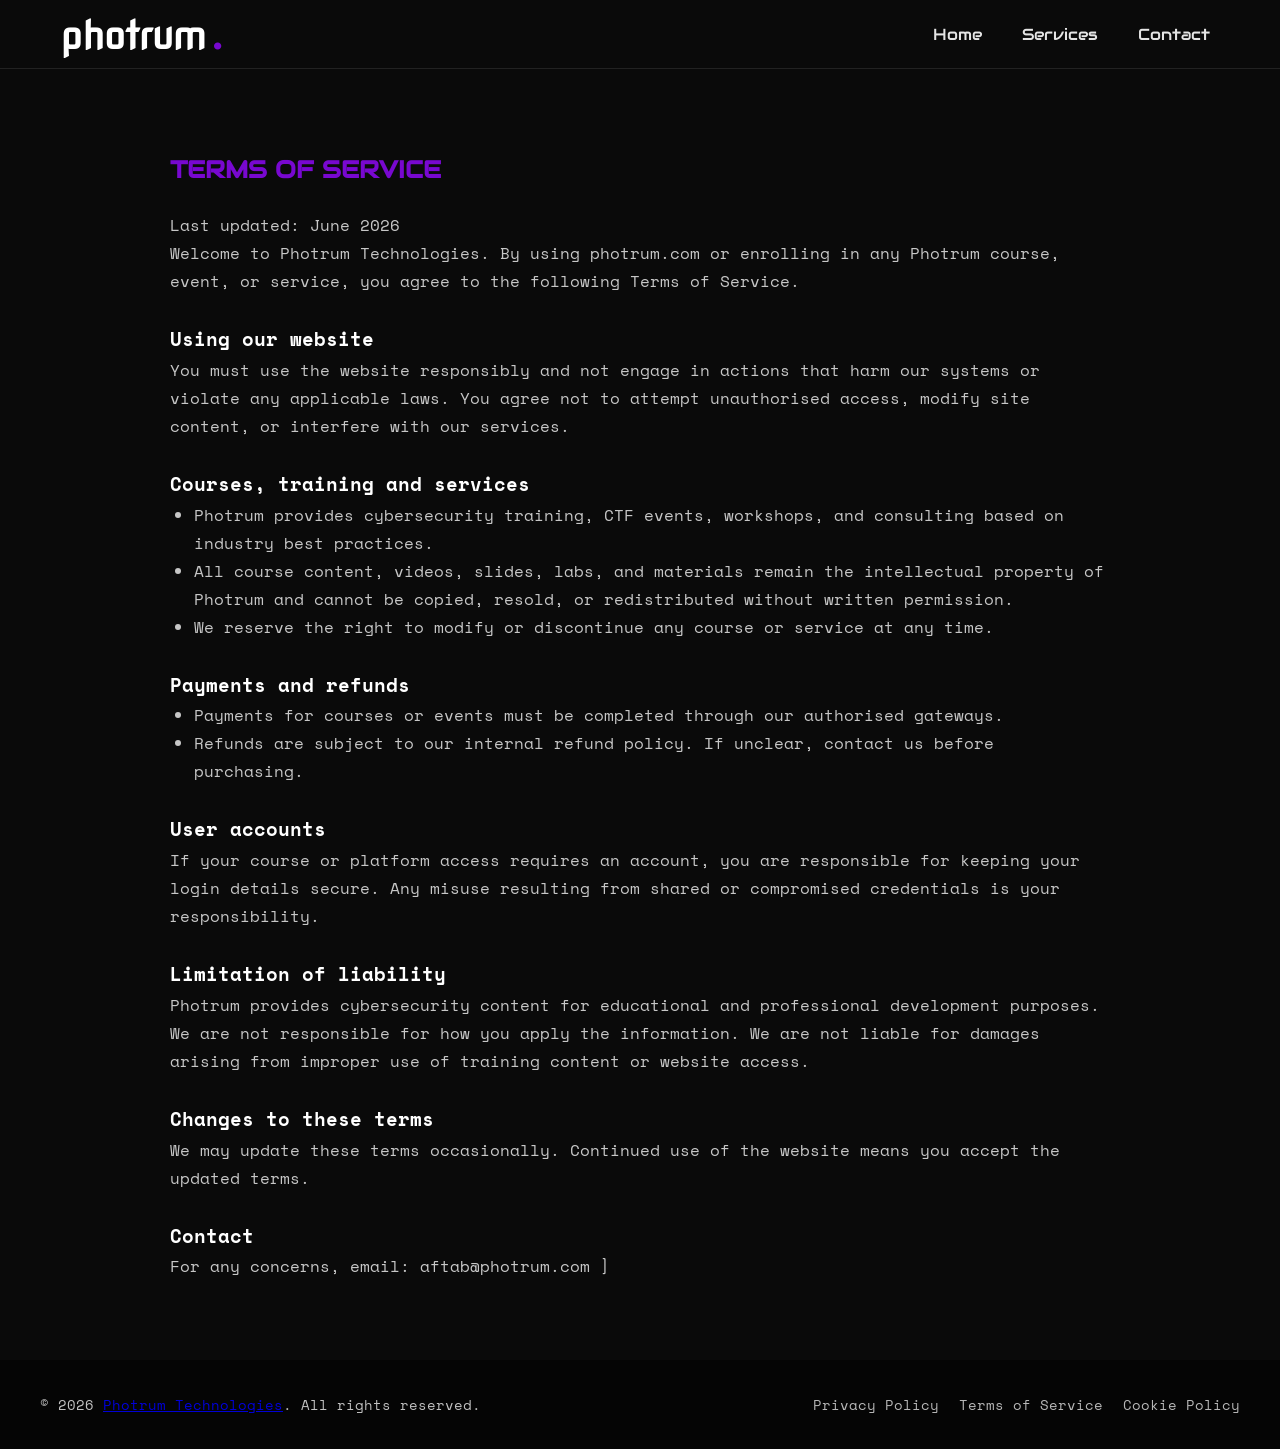
<file: terms.html>
<!doctype html>
<html lang="en">
<head>
  <meta charset="utf-8">
  <meta name="viewport" content="width=device-width, initial-scale=1">
  <title>Photrum Technologies - Terms of Service</title>
  <link rel="icon" href="assets/images/logo.png" type="image/png">
  <link rel="stylesheet" href="assets/css/style.css">
  <link rel="stylesheet" href="assets/css/static-fixes.css">
</head>
<body>
<header id="navbar" class="site-header"><div class="nav-inner"><a class="brand" href="index.html"><span class="brand-name">photrum<span class="dot">.</span></span></a><nav class="primary-nav"><ul><li><a href="index.html">Home</a></li><li><a href="index.html#services">Services</a></li><li><a href="index.html#contactus">Contact</a></li></ul></nav></div></header>
<main class="legal-page"><div class="blankcontainer"><h2>TERMS OF SERVICE</h2>
<p>Last updated: June 2026</p>

<p>Welcome to Photrum Technologies. By using photrum.com or enrolling in any Photrum course, event, or service, you agree to the following Terms of Service.</p>

<h3 class="ulheading">Using our website</h3>
<p>You must use the website responsibly and not engage in actions that harm our systems or violate any applicable laws. You agree not to attempt unauthorised access, modify site content, or interfere with our services.</p>

<h3 class="ulheading">Courses, training and services</h3>
<ul>
<li>Photrum provides cybersecurity training, CTF events, workshops, and consulting based on industry best practices.</li>
<li>All course content, videos, slides, labs, and materials remain the intellectual property of Photrum and cannot be copied, resold, or redistributed without written permission.</li>
<li>We reserve the right to modify or discontinue any course or service at any time.</li>
</ul>

<h3 class="ulheading">Payments and refunds</h3>
<ul>
<li>Payments for courses or events must be completed through our authorised gateways.</li>
<li>Refunds are subject to our internal refund policy. If unclear, contact us before purchasing.</li>
</ul>

<h3 class="ulheading">User accounts</h3>
<p>If your course or platform access requires an account, you are responsible for keeping your login details secure. Any misuse resulting from shared or compromised credentials is your responsibility.</p>

<h3 class="ulheading">Limitation of liability</h3>
<p>Photrum provides cybersecurity content for educational and professional development purposes. We are not responsible for how you apply the information. We are not liable for damages arising from improper use of training content or website access.</p>

<h3 class="ulheading">Changes to these terms</h3>
<p>We may update these terms occasionally. Continued use of the website means you accept the updated terms.</p>

<h3 class="ulheading">Contact</h3>
<p>For any concerns, email: aftab@photrum.com
]</p></div></main>
<section id="main-footer"><div class="footer-inner"><p class="footer-copy">© 2026 <a href="index.html">Photrum Technologies</a>. All rights reserved.</p><nav class="footer-links" aria-label="Legal"><a href="privacy.html">Privacy Policy</a><a href="terms.html">Terms of Service</a><a href="cookie.html">Cookie Policy</a></nav></div></section>
</body></html>
</file>
<file: assets/css/style.css>
@import url("https://fonts.googleapis.com/css2?family=Nova+Square&family=Audiowide&family=Space+Mono:wght@400;700&display=swap");

/* ============================= */
/* ROOT */
/* ============================= */

:root {
  --nav-height: 68px;
  --accent: #7808d0;
  --bg-dark: #0a0a0a;
  --bg-drawer: #0b0b0b;
  --text-light: #e5e5e5;
  --border-dark: #222;
  --max-width: 1200px;
}

* {
  margin: 0;
  padding: 0;
  box-sizing: border-box;
  font-family: "Space Mono", monospace;
  cursor: default;
}

.site-header {
  position: sticky;
  top: 0;
  z-index: 1000;
  background: var(--bg-dark);
  border-bottom: 1px solid var(--border-dark);
}

.nav-inner {
  max-width: var(--max-width);
  margin: 0 auto;
  height: var(--nav-height);
  padding: 0 20px;
  display: flex;
  align-items: center;
  justify-content: space-between;
}

.brand {
  text-decoration: none;
  font-family: "Nova Square", sans-serif;
  font-size: 38px;
  font-weight: 800;
  color: #fff;
}

.brand .dot {
  color: var(--accent);
}

.primary-nav {
  display: flex;
  align-items: center;
}

.primary-nav ul {
  list-style: none;
  display: flex;
  gap: 20px;
}

.primary-nav a {
  font-family: "Audiowide", sans-serif;
  font-size: 1rem;
  text-decoration: none;
  color: var(--text-light);
  padding: 8px 10px;
  border-radius: 8px;
  transition: color 0.3s ease, letter-spacing 0.3s ease;
}

.primary-nav a:hover {
  color: var(--accent);
  letter-spacing: 0.05em;
}

.nav-toggle {
  display: none;
  background: none;
  border: none;
  cursor: pointer;
}

.hamburger,
.hamburger::before,
.hamburger::after {
  width: 24px;
  height: 2px;
  background: #fff;
  position: relative;
  display: block;
}

.hamburger::before,
.hamburger::after {
  content: "";
  position: absolute;
  left: 0;
}

.hamburger::before {
  top: -7px;
}

.hamburger::after {
  bottom: -7px;
}

.mobile-nav-header,
.close-nav {
  display: none;
}

@media (max-width: 880px) {
  

  .nav-toggle {
    display: block;
  }

  .brand-name{
    font-family: "Nova Square", sans-serif;
  }

  .primary-nav ul {
    display: none;
  }

  .primary-nav {
    position: fixed;
    top: 0;
    right: -100%;
    width: 280px;
    height: 100vh;
    background: var(--bg-drawer);
    padding: 20px;
    box-shadow: -10px 0 40px rgba(0, 0, 0, 0.6);
    display: flex;
    flex-direction: column;
    gap: 30px;
    transition: right 0.35s ease;
    z-index: 2000;
  }

  .primary-nav.open {
    right: 0;
  }

  .mobile-nav-header {
    display: flex;
    justify-content: space-between;
    align-items: center;
  }

  .mobile-nav-header .brand-name {
    font-family: "Nova Square", sans-serif;
    font-size: 26px;
    color: #fff;
  }

  .mobile-nav-header .dot {
    color: var(--accent);
  }

  .close-nav {
    display: block;
    background: none;
    border: none;
    font-size: 22px;
    color: #aaa;
    cursor: pointer;
  }

  .primary-nav ul {
    display: flex;
    flex-direction: column;
    gap: 18px;
    margin-top: 30px;
  }

  .primary-nav a {
    font-size: 1.1rem;
    padding: 10px 0;
    border-bottom: 1px solid var(--border-dark);
  }
}

a:focus-visible,
button:focus-visible {
  outline: 3px solid rgba(120, 8, 208, 0.4);
  outline-offset: 2px;
  border-radius: 8px;
}

@media (prefers-reduced-motion: reduce) {
  * {
    transition: none !important;
  }
}

#main-footer {
  background-color: #050505;
  /* border-top: 1px solid rgba(255, 255, 255, 0.06); */
  padding: 28px 16px;
  font-family: "Inter", system-ui, Arial, sans-serif;
  font-size: 14px;
  color: #d6d6d6;
  width: 100%;
}

.footer-inner {
  max-width: 1200px;
  margin: 0 auto;
  display: flex;
  align-items: center;
  justify-content: space-between;
  gap: 16px;
  flex-wrap: wrap;
}

.footer-copy {
  margin: 0;
  opacity: 0.9;
}

.footer-links {
  display: flex;
  gap: 20px;
  align-items: center;
  flex-wrap: wrap;
}

.footer-links a {
  color: #d6d6d6;
  text-decoration: none;
  font-size: 14px;
  opacity: 0.85;
  padding: 6px 0;
  transition: color 0.2s ease, opacity 0.2s ease;
}

.footer-links a:hover,
.footer-links a:focus-visible {
  color: var(--accent);
  opacity: 1;
  text-decoration: underline;
}

@media (max-width: 640px) {
  .footer-inner {
    flex-direction: column;
    align-items: center;
    text-align: center;
  }

  .footer-links {
    justify-content: center;
    gap: 16px;
    margin-top: 10px;
  }
}

.footer-links a:focus-visible {
  outline: 2px solid rgba(120, 8, 208, 0.4);
  outline-offset: 3px;
  border-radius: 4px;
}

@media (prefers-reduced-motion: reduce) {
  .footer-links a {
    transition: none;
  }
}
</file>
<file: assets/css/hero.css>
@import url("https://fonts.googleapis.com/css2?family=Audiowide&family=Open+Sans:ital,wght@0,300..800;1,300..800&family=Roboto:ital,wght@0,100..900;1,100..900&family=Space+Mono:ital,wght@0,400;0,700;1,400;1,700&display=swap");

* {
  box-sizing: border-box;
}

#hero {
  margin: 0;
  font-family: "Audiowide", sans-serif;
  background-color: #050505;
  color: #ffffff;
  overflow-x: hidden;
}

.hero-container {
  position: relative;
  min-height: 100svh;
  width: 100%;
  display: flex;
  flex-direction: column;
  justify-content: center;
  align-items: center;
  padding: 2rem;
  text-align: center;
  /* Animated Background */
  background: radial-gradient(circle at 50% 50%, #1a1a1a 0%, #000000 100%);
  background-size: 200% 200%;
  overflow: hidden;
}

.hero-container::before {
  content: "";
  position: absolute;
  inset: 0;
  background-image: linear-gradient(
      rgba(255, 255, 255, 0.03) 1px,
      transparent 1px
    ),
    linear-gradient(90deg, rgba(255, 255, 255, 0.03) 1px, transparent 1px);
  background-size: 50px 50px;
  opacity: 0.4;
  pointer-events: none;
}

h1 {
  display: flex;
  flex-wrap: wrap;
  justify-content: center;
  gap: 1.5rem;
  font-size: clamp(2.5rem, 5vw, 5rem); 
  font-weight: 900;
  text-transform: uppercase;
  letter-spacing: -0.02em;
  margin: 0 0 1rem 0;
  z-index: 2;
}

.cine-word {
  position: relative;
  opacity: 0;
  transition: letter-spacing 0.5s ease;
  animation: cinematicIntro 2s cubic-bezier(0.2, 1, 0.2, 1) forwards,
    float 6s ease-in-out infinite 2s;
}

.cine-word span {
  font-family: 'Audiowide', sans-serif;
  background: linear-gradient(110deg, #888 30%, #fff 40%, #fff 60%, #888 70%);
  background-size: 200% auto;
  background-clip: text;
  -webkit-background-clip: text;
  -webkit-text-fill-color: transparent;
  animation: shine 5s linear infinite;
}

.cine-word:hover {
  letter-spacing: 0.05em;
}

.separator {
  color: #7808d0; /* Match button color */
  align-self: center;
  font-size: 0.5em; 
  opacity: 0;
  animation: fadeIn 1s ease forwards;
  text-shadow: 0 0 15px rgba(120, 8, 208, 0.8);
}


.cine-word:nth-child(1) {
  animation-delay: 0.2s, 2.2s;
}
.separator:nth-child(2) {
  animation-delay: 0.6s;
}
.cine-word:nth-child(3) {
  animation-delay: 0.8s, 2.8s;
}
.separator:nth-child(4) {
  animation-delay: 1.2s;
}
.cine-word:nth-child(5) {
  animation-delay: 1.4s, 3.4s;
}

.sub-heading-wrapper {
  font-family: "Audiowide", sans-serif;
  font-size: clamp(1.2rem, 2.8vw, 2.1rem);
  font-weight: 500;
  color: #e0e0e0;
  margin-bottom: 1.5rem;
  z-index: 2;
  min-height: 1.4em; 
}

.cycling-text {
  font-family: "Audiowide", sans-serif; 
  font-weight: 500;
  display: inline-block;
  position: relative;
  color: #7808d0; 
}

.cycling-text::before {
  content: "Cybersecurity Training";
  animation: cycleText 6s steps(1) infinite;
}

.hero-description {
  font-family: "Space Mono", monospace;
  font-size: 1.1rem;
  line-height: 1.6;
  color: #a3a3a3; 
  max-width: 600px;
  margin: 0 auto 3rem auto;
  z-index: 2;
  opacity: 0;
  animation: fadeInUp 1s ease-out forwards 2s;
}

.button-wrapper {
  z-index: 2;
  opacity: 0;
  animation: fadeInUp 1s ease-out forwards 2.2s;
}

.button {
  --clr: #7808d0;
  line-height: 1;
  text-decoration: none;
  display: inline-flex;
  border: none;
  cursor: none !important;
  align-items: center;
  gap: 0.75rem;
  background-color: var(--clr);
  color: #fff;
  border-radius: 10rem;
  font-weight: 600;
  padding: 0.75rem 1.5rem;
  padding-left: 20px;
  white-space: nowrap;
  overflow: hidden;
  text-overflow: ellipsis;
  transition: background-color 0.3s, transform 0.2s;
  box-shadow: 0 10px 20px rgba(120, 8, 208, 0.3);
}

.button:hover {
  background-color: #5a069e;
  transform: translateY(-2px);
  box-shadow: 0 15px 25px rgba(120, 8, 208, 0.5);
}

.button__icon-wrapper {
  flex-shrink: 0;
  width: 25px;
  height: 25px;
  position: relative;
  color: var(--clr);
  background-color: #fff;
  border-radius: 50%;
  display: grid;
  place-items: center;
  overflow: hidden;
}

.button:hover .button__icon-wrapper {
  color: #000;
}
.button__icon-svg--copy {
  position: absolute;
  transform: translate(-150%, 150%);
}
.button:hover .button__icon-svg:first-child {
  transition: transform 0.3s ease-in-out;
  transform: translate(150%, -150%);
}
.button:hover .button__icon-svg--copy {
  transition: transform 0.3s ease-in-out 0.1s;
  transform: translate(0);
}

@keyframes bgPulse {
  0%,
  100% {
    background-size: 200% 200%;
  }
  50% {
    background-size: 220% 220%;
  }
}

@keyframes cinematicIntro {
  0% {
    opacity: 0;
    filter: blur(20px);
    transform: scale(1.2) translateY(20px);
  }
  100% {
    opacity: 1;
    filter: blur(0);
    transform: scale(1) translateY(0);
  }
}

@keyframes float {
  0%,
  100% {
    transform: translateY(0);
  }
  50% {
    transform: translateY(-10px);
  }
}

@keyframes shine {
  0% {
    background-position: 200% center;
  }
  100% {
    background-position: -200% center;
  }
}

@keyframes fadeIn {
  to {
    opacity: 1;
  }
}

@keyframes fadeInUp {
  from {
    opacity: 0;
    transform: translateY(20px);
  }
  to {
    opacity: 1;
    transform: translateY(0);
  }
}

@keyframes cycleText {
  0%,
  32% {
    content: "Cybersecurity Training";
  }
  33%,
  65% {
    content: "VAPT Services";
  }
  66%,
  100% {
    content: "Capture the Flag";
  }
}

@media (max-width: 600px) {
  h1 {
    flex-direction: column;
    gap: 0.5rem;
  }
  .cine-word {
    animation: cinematicIntro 2s cubic-bezier(0.2, 1, 0.2, 1) forwards;
  }
  .separator {
    display: none;
  }
  .sub-heading-wrapper {
    margin-top: 1rem;
  }
}
</file>
<file: assets/css/about.css>
@import url("https://fonts.googleapis.com/css2?family=Audiowide&family=Open+Sans:ital,wght@0,300..800;1,300..800&family=Roboto:ital,wght@0,100..900;1,100..900&family=Space+Mono:ital,wght@0,400;0,700;1,400;1,700&display=swap");

#about {
  font-family: "Inter", sans-serif;
  background-color: #0d0d0d;
  color: #e0e0e0;
  padding: 60px 40px;
  box-sizing: border-box;
  width: 100%;
  overflow-x: hidden;
}

#container {
  max-width: 1200px;
  margin: 0 auto;
}

.about-title2 {
  font-family: "Audiowide", sans-serif;
  font-size: 1.6rem;
  font-weight: 500;
  color: #7808d0;
  padding-left: 300px;
  margin-bottom: 0.5rem;
}

.about-lead {
  padding-left: 300px;
  margin: 1.5rem 0 3rem;
  font-family: "Space Mono", monospace;
  color: #9a9a9a;
  font-size: 1rem;
  line-height: 1.6;
}

.timeline {
  position: relative;
  width: 90%;
  max-width: 700px;
  margin: 0 auto;
  padding-left: 50px;
}

.timeline::before {
  content: "";
  position: absolute;
  left: 20px;
  top: 10px;
  bottom: 10px;
  width: 4px;
  background-color: #2a2a2a;
  border-radius: 2px;
}

.timeline-item {
  position: relative;
  margin-bottom: 50px;
}

.timeline-item::before {
  content: "";
  position: absolute;
  left: -40px;
  top: 24px;
  width: 24px;
  height: 24px;
  background-color: #555;
  border-radius: 50%;
  z-index: 2;

  animation: activateDot linear;
  animation-timeline: view();
  animation-range: entry 40% exit 0%;
}

.timeline-content {
  background-color: #1a1a1a;
  border: 1px solid #333;
  border-radius: 12px;
  padding: 25px;
  display: flex;
  align-items: center;
  gap: 20px;
  opacity: 0;

  animation: fadeInSlideUp linear;
  animation-timeline: view();
  animation-range: entry 10% exit 0%;
}

.timeline-number {
  font-size: 4.5rem;
  font-weight: 900;
  color: #333;
  line-height: 1;
}

.timeline-image {
  width: 120px;
  height: 90px;
  object-fit: cover;
  border-radius: 8px;
  border: 1px solid #444;
}

.text-block {
  flex: 1;
}

.text-block h3 {
  font-family: "Audiowide", sans-serif;
  font-size: 1.4rem;
  font-weight: 400;
  margin-bottom: 10px;
  color: #fff;
}

.text-block p {
  font-family: "Space Mono", monospace;
  font-size: 0.95rem;
  line-height: 1.5;
  color: #aaa;
}

@keyframes fadeInSlideUp {
  from {
    opacity: 0;
    transform: translateY(40px);
  }
  30% {
    opacity: 1;
    transform: translateY(0);
  }
  to {
    opacity: 1;
  }
}

@keyframes activateDot {
  from {
    background-color: #555;
    transform: scale(0.9);
  }
  30% {
    background-color: #e0e0e0;
    transform: scale(1.1);
  }
  to {
    background-color: #e0e0e0;
    transform: scale(1.1);
  }
}

@media (max-width: 1024px) {
  .about-title2,
  .about-lead {
    padding-left: 120px;
  }

  .timeline {
    width: 100%;
  }
}

@media (max-width: 600px) {

  #about {
    padding: 40px 16px;
  }

  .about-title2 {
    padding-left: 0;
    text-align: center;
    font-size: 1.4rem;
  }

  .about-lead {
    padding-left: 0;
    text-align: center;
    font-size: 1rem;
  }

  .timeline {
    width: 100%;
    padding-left: 32px;
  }

  .timeline::before {
    left: 10px;
    width: 3px;
  }

  .timeline-item::before {
    left: -22px;
    width: 18px;
    height: 18px;
    top: 18px;
  }

  .timeline-content {
    flex-direction: column;
    align-items: flex-start;
    padding: 20px;
  }

  .timeline-number {
    font-size: 3rem;
  }

  .timeline-image {
    width: 100%;
    height: 160px;
  }

  .text-block h3 {
    font-size: 1.25rem;
  }

  .text-block p {
    font-size: 0.95rem;
  }
}
</file>
<file: assets/css/service.css>
@import url('https://fonts.googleapis.com/css2?family=Audiowide&family=Space+Mono:wght@400;700&display=swap');

#services {
  font-family: 'Inter', sans-serif;
  background-color: #111;
  color: #e0e0e0;
  padding: 120px 0;
  overflow-x: hidden;
  
}

#services #main-title {
  font-family: "Audiowide", sans-serif;
  font-size: 2.2rem;
  font-weight: 600;
  color: #7808d0;
  text-align: center;
  margin: 0 auto 80px;
  letter-spacing: 0.5px;
  padding: 0 0;
}

.portfolio-layout {
  width: 90%;
  max-width: 1100px;
  margin: 0 auto;
  display: flex;
  flex-direction: column;
  gap: 120px;
}

.portfolio-item {
  display: grid;
  grid-template-columns: 1fr 1fr;
  align-items: center;
  gap: 40px;
}

.portfolio-item.item-reversed .item-text {
  order: 2;
  text-align: right;
}

.portfolio-item.item-reversed .item-media {
  order: 1;
}

.item-text h2 {
  font-size: 3.2rem;
  font-weight: 800;
  line-height: 1.1;
  margin-bottom: 12px;
}

.item-text p {
  font-family: "Space Mono", monospace;
  font-size: 1.05rem;
  color: #aaa;
}

.item-media {
  border-radius: 14px;
  overflow: hidden;
  background: #1c1c1c;
  box-shadow: 0 12px 35px rgba(0, 0, 0, 0.4);
}

.item-media img {
  width: 100%;
  height: auto;
  display: block;
  aspect-ratio: 16 / 10;
  object-fit: cover;
}

.animate-on-scroll {
  opacity: 0;
  transform: translateY(40px);
  transition: opacity 0.8s ease, transform 0.8s ease;
  will-change: opacity, transform;
}

.animate-on-scroll.is-visible {
  opacity: 1;
  transform: translateY(0);
}

.slide-left {
  transform: translateX(-60px);
}

.slide-right {
  transform: translateX(60px);
}

.slide-up {
  transform: translateY(60px);
}

.slide-left.is-visible,
.slide-right.is-visible,
.slide-up.is-visible {
  transform: translate(0);
}

@media (max-width: 1024px) {
  .item-text h2 {
    font-size: 2.6rem;
  }

  .portfolio-layout {
    gap: 90px;
  }
}

@media (max-width: 768px) {

  #services {
    padding: 90px 0;
  }

  #services #main-title {
    font-size: 1.4rem;
    margin-bottom: 60px;
  }

  .portfolio-layout {
    gap: 70px;
  }

  .portfolio-item {
    grid-template-columns: 1fr;
    gap: 24px;
  }

  .portfolio-item.item-reversed .item-text,
  .portfolio-item.item-reversed .item-media {
    order: unset;
    text-align: left;
  }

  .item-text h2 {
    font-size: 2.2rem;
  }

  .item-text p {
    font-size: 1rem;
  }

  .slide-left,
  .slide-right {
    transform: translateY(40px);
  }
}
</file>
<file: assets/css/ourteam.css>
#ourteam {
  font-family: "Inter", sans-serif;
  background-color: #0d0d0d;
  color: #ffffff;
  min-height: 100vh;
  display: grid;
  place-items: center;
  padding: 2rem;
  box-sizing: border-box;
}
.heading-bar {
  font-family: "Audiowide", cursive;
  color: #ffffff;
  font-size: 2rem;
  padding-left: 20px;
  border-left: 5px solid #7808d0; 
  text-shadow: 0 0 20px rgba(120, 8, 208, 0.3);
      margin-bottom: 15px;
}
.heading-glow {
  position: relative;
  display: inline-block;
  color: #ffffff;
  padding-bottom: 10px;
}

.heading-glow::after {
  content: "";
  position: absolute;
  left: 0;
  bottom: 0;
  width: 60px;
  height: 4px;
  background: #7808d0;
  box-shadow: 0 0 10px #7808d0;
  border-radius: 2px;
}

.team-container {
  display: flex;
  flex-wrap: wrap;
  justify-content: center;
  gap: 8rem;
}

.profile-card {
  position: relative;
  width: 320px;
  height: 440px;
  border-radius: 12px;
  overflow: hidden;
  box-shadow: 0 20px 40px rgba(0, 0, 0, 0.5);
  border: 1px solid #222;
}

.profile-image {
  width: 100%;
  height: 100%;
  object-fit: cover;
  transition: transform 0.4s ease-out;
}

.profile-name {
  position: absolute;
  bottom: 0;
  left: 0;
  width: 100%;
  margin: 0;
  padding: 1.5rem;
  font-size: 1.75rem;
  font-weight: 800;
  color: #fff;
  background: linear-gradient(to top, rgba(0, 0, 0, 0.9), transparent);
  transition: opacity 0.3s ease-out;
  z-index: 2;
}

.profile-info {
  position: absolute;
  inset: 0;
  display: flex;
  flex-direction: column;
  justify-content: center;
  align-items: center;
  text-align: center;
  padding: 1.5rem;
  background: rgba(10, 10, 10, 0.9);
  backdrop-filter: blur(5px);

  opacity: 0;
  transform: scale(0.95);
  transition: opacity 0.4s ease-out, transform 0.4s ease-out;

  z-index: 3;
}

.profile-title {
  font-family: "Oswald", sans-serif;
  font-size: 1rem;
  font-weight: 500;
  text-transform: uppercase;
  letter-spacing: 2px;
  color: #7808d0;
  margin: 0;
}

.profile-bio {
  font-size: 0.95rem;
  color: #c0c0c0;
  margin: 1rem 0 1.5rem 0;
  line-height: 1.6;
}

.profile-socials {
  display: flex;
  gap: 1rem;
}

.profile-socials a {
  color: #fff;
  text-decoration: none;
  transition: color 0.3s ease, transform 0.3s ease;
}

.profile-socials a:hover {
  color: #7808d0;
  transform: scale(1.1);
}

.profile-socials svg {
  width: 24px;
  height: 24px;
}

.profile-card:hover .profile-info {
  opacity: 1;
  transform: scale(1);
}

.profile-card:hover .profile-name {
  opacity: 0;
}

.profile-card:hover .profile-image {
  transform: scale(1.05);
}


@media (max-width: 768px) {
  .team-container {
        gap: 2rem;
  }
  
  .profile-card {
    width: 280px;
    height: 380px;
  }
}
</file>
<file: assets/css/footer.css>
footer {
            font-family: 'Inter', sans-serif;
            background-color: #050505;
            color: #ffffff;
            min-height: 100vh;
            display: grid;
            place-items: center;
            box-sizing: border-box;
        }
        footer .about-title{
            font-size: 2rem;
            font-weight: 700;
            margin-bottom: 1rem;
            text-align: center;
            font-family: "Audiowide", sans-serif;
            color: #7808d0;
        }

        .contact-section {
            width: 100%;
            max-width: 1100px;
            margin: 0 auto;
        }

        .section-header {
            text-align: center;
            margin-bottom: 3rem;
        }

        .section-header .title {
            font-family: 'Oswald', sans-serif;
            font-size: 1rem;
            font-weight: 500;
            text-transform: uppercase;
            letter-spacing: 2px;
            color: #7808d0;
        }

        .section-header h2 {
            font-size: clamp(2.5rem, 5vw, 3.5rem);
            font-weight: 800;
            margin: 0.5rem 0 1rem 0;
            line-height: 1.2;
        }

        .section-header .short-des {
            font-size: 1.1rem;
            color: #a3a3a3;
            max-width: 600px;
            margin: 0 auto;
            line-height: 1.6;
        }

        .contact-wrapper {
            display: grid;
            grid-template-columns: 1fr 1fr;
            gap: 3rem;
            background-color: #111;
            border: 1px solid #222;
            border-radius: 12px;
            overflow: hidden;
            box-shadow: 0 20px 40px rgba(0, 0, 0, 0.3);
        }

        .contact-info {
            padding: 3rem;
            border-right: 1px solid #222;
        }

        .contact-info h3 {
            font-size: 1.75rem;
            margin: 0 0 1.5rem 0;
        }

        .contact-list {
            list-style: none;
            padding: 0;
            margin: 0 0 2rem 0;
        }

        .contact-list li {
            display: flex;
            align-items: center;
            gap: 1rem;
            margin-bottom: 1.25rem;
            font-size: 1rem;
            color: #c0c0c0;
        }

        .contact-icon {
            flex-shrink: 0;
            width: 40px;
            height: 40px;
            display: grid;
            place-items: center;
            background-color: #1a1a1a;
            border: 1px solid #333;
            border-radius: 50%;
            color: #7808d0;
        }

        .contact-icon svg {
            width: 20px;
            height: 20px;
        }

        .contact-list a {
            color: #c0c0c0;
            text-decoration: none;
            transition: color 0.3s ease;
        }
        .contact-list a:hover {
            color: #fff;
        }

        .social-links {
            display: flex;
            gap: 1rem;
        }

        .social-links a {
            display: grid;
            place-items: center;
            width: 40px;
            height: 40px;
            background-color: #1a1a1a;
            border: 1px solid #333;
            border-radius: 50%;
            color: #a3a3a3;
            transition: all 0.3s ease;
        }
        .social-links a:hover {
            background-color: #7808d0;
            color: #fff;
            transform: scale(1.1);
        }
        .social-links svg {
            width: 20px;
            height: 20px;
        }

        .contact-form {
            padding: 3rem;
        }

        .form-group {
            margin-bottom: 1.5rem;
        }

        .form-group label {
            display: block;
            margin-bottom: 0.5rem;
            font-size: 0.9rem;
            color: #a3a3a3;
        }

        .form-input,
        .form-textarea {
            width: 100%;
            padding: 0.85rem 1rem;
            font-family: 'Inter', sans-serif;
            font-size: 1rem;
            color: #fff;
            background-color: #1a1a1a;
            border: 1px solid #333;
            border-radius: 8px;
            transition: border-color 0.3s ease, box-shadow 0.3s ease;
        }

        .form-input:focus,
        .form-textarea:focus {
            outline: none;
            border-color: #7808d0;
            box-shadow: 0 0 0 3px rgba(120, 8, 208, 0.3);
        }

        .form-textarea {
            resize: vertical;
            min-height: 120px;
        }

        .button {
            --clr: #7808d0;
            line-height: 1;
            text-decoration: none;
            display: inline-flex;
            border: none;
            cursor: pointer;
            align-items: center;
            gap: 0.75rem;
            background-color: var(--clr);
            color: #fff;
            border-radius: 10rem;
            font-weight: 600;
            padding: 0.75rem 1.5rem;
            padding-left: 20px;
            transition: background-color 0.3s, transform 0.2s;
            box-shadow: 0 10px 20px rgba(120, 8, 208, 0.3);
        }

        .button:hover {
            background-color: #5a069e;
            transform: translateY(-2px);
        }

        .button__icon-wrapper {
            flex-shrink: 0;
            width: 25px;
            height: 25px;
            position: relative;
            color: var(--clr);
            background-color: #fff;
            border-radius: 50%;
            display: grid;
            place-items: center;
            overflow: hidden;
        }
        .button:hover .button__icon-wrapper { color: #000; }
        .button__icon-svg--copy { position: absolute; transform: translate(-150%, 150%); }
        .button:hover .button__icon-svg:first-child { transition: transform 0.3s ease-in-out; transform: translate(150%, -150%); }
        .button:hover .button__icon-svg--copy { transition: transform 0.3s ease-in-out 0.1s; transform: translate(0); }


        @media (max-width: 768px) {
            .contact-wrapper {
                grid-template-columns: 1fr; 
                        margin: 10px;
            }
            .contact-info {
                border-right: none;
                border-bottom: 1px solid #222;
                padding: 2rem;
            }
            .contact-form {
                padding: 2rem;
            }
        }
</file>
<file: assets/css/static-fixes.css>
html { scroll-behavior: smooth; }
body { margin: 0 !important; background: #0a0a0a; color: #e5e5e5; }
.brand { display:flex; align-items:center; gap:12px; }
.brand-mark { width:38px; height:38px; object-fit:contain; filter: drop-shadow(0 0 10px rgba(120,8,208,.35)); }
.brand-name { font-family: "Nova Square", sans-serif; }
#hero { min-height: calc(100vh - var(--nav-height)); }
.legal-page { max-width: 980px; margin: 0 auto; padding: 80px 20px; line-height: 1.75; }
.blankcontainer h2 { color: #7808d0; font-family: "Audiowide", sans-serif; margin-bottom: 20px; }
.blankcontainer h3, .blankcontainer h4 { color: #fff; margin-top: 28px; }
.blankcontainer p, .blankcontainer li { color: #c7c7c7; }
.blankcontainer ul { padding-left: 24px; }
.contact-form .form-status { margin-top: 14px; color: #b889ff; }
@media (max-width: 768px) { .brand-mark { width:30px; height:30px; } }

/* v4: header uses text logo only, matching old public website */
.brand-mark { display: none !important; }
.brand { gap: 0 !important; text-decoration: none; }
.brand-name { display: inline-flex; align-items: baseline; }
</file>
